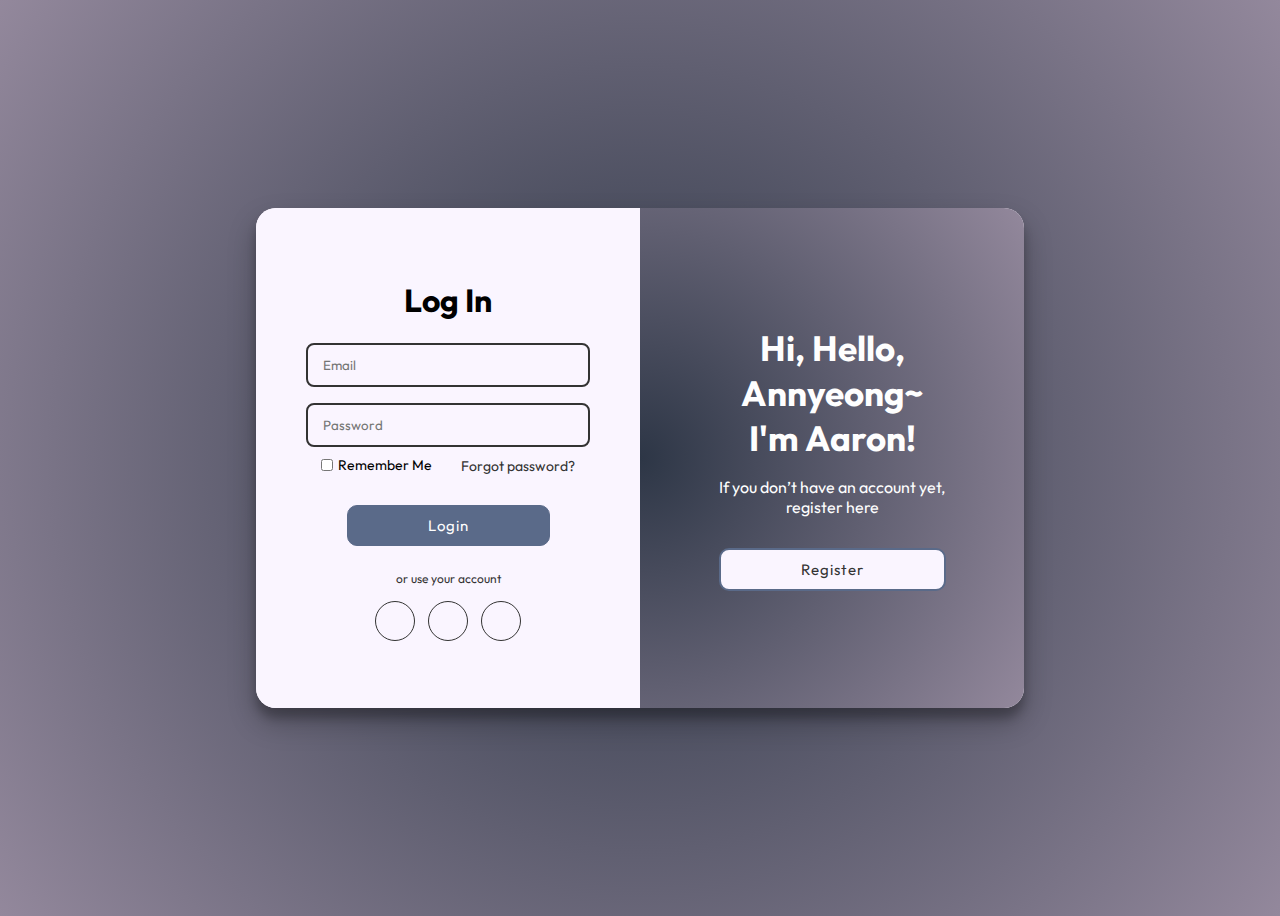
<file: index.html>
<!--Hernandez, John Aaron E.
IT235-->

<!DOCTYPE html>
<html>
<head>
	<meta charset="utf-8">
	<meta name="viewport" content="width=device-width, initial-scale=1">
	<title>Aaron Hernandez</title>
	<link href="https://cdn.lineicons.com/4.0/lineicons.css" rel="stylesheet">
	<link rel="stylesheet" type="text/css" href="styles.css">
</head>
<body>
	<div class="container" id="container">

		<!--Register Container-->
		<div class="form-container register-container">
			<form action="homepage.html" method="POST">
				<h1 class="heading right">Register</h1>
				<input type="text" name="txt_uName" placeholder="Username">
				<input type="email" name="txt_eMail" placeholder="Email">
				<input type="password" name="pWord" placeholder="Password">
				<input type="password" name="confirm_pWord" placeholder="Confirm Password" required>
				<button name="btn_register" value="Sign Up" >Sign Up</button>
				<span>or use your account</span>
				<div class="social-container">
					<a href="#" class="social"> <i class="lni lni-facebook-fill"></i> </a>
					<a href="#" class="social"> <i class="lni lni-google"></i> </a>
					<a href="#" class="social"> <i class="lni lni-linkedin-original"></i> </a>
				</div>
			</form>
		</div>

		<!--Log In Container-->
		<div class="form-container login-container">
			<form action="homepage.html" method="POST">
				<h1 class="heading left">Log In</h1>
				<input type="email" name="txt_eMail" placeholder="Email" required>
				<input type="password" name="pWord" placeholder="Password" required>
				<div class="content">
					<div class="checkbox">
						<input type="checkbox" name="chk_rMe" id="chk_rMe">
						<label>Remember Me</label>
					</div>
					<div class="pass-link">
						<a href="#">Forgot password?</a>
					</div>
				</div>
				<button type="submit" name="btn_login" value="Login" id="btn_submit">Login</button>

				<span>or use your account</span>
				<div class="social-container">
					<a href="#" class="social"> <i class="lni lni-facebook-fill"></i> </a>
					<a href="#" class="social"> <i class="lni lni-google"></i> </a>
					<a href="#" class="social"> <i class="lni lni-linkedin-original"></i> </a>
				</div>
			</form>
		</div>

		<!--Overlay Container-->
		<div class="overlay-container">
			<div class="overlay">
				<div class="overlay-panel overlay-left">
					<h1 class="title">
						Hi, Hello, Annyeong~ <br>I'm Aaron!
					</h1>
					<p>If you already have an account, <br>login here </p>
					<button class="ghost" id="login"> Login
						<i class="lni lni-arrow-left login"></i>
					</button>
				</div>

				<div class="overlay-panel overlay-right">
					<h1 class="title">
						Hi, Hello, Annyeong~ <br>I'm Aaron!
					</h1>
					<p>If you don’t have an account yet, <br>register here</p>
					<button class="ghost" id="register"> Register
						<i class="lni lni-arrow-right register"></i>
					</button>
				</div>
			</div>
		</div>
	</div>
	<script type="text/javascript" src="script.js">
	</script>
</body>
</html>
</file>
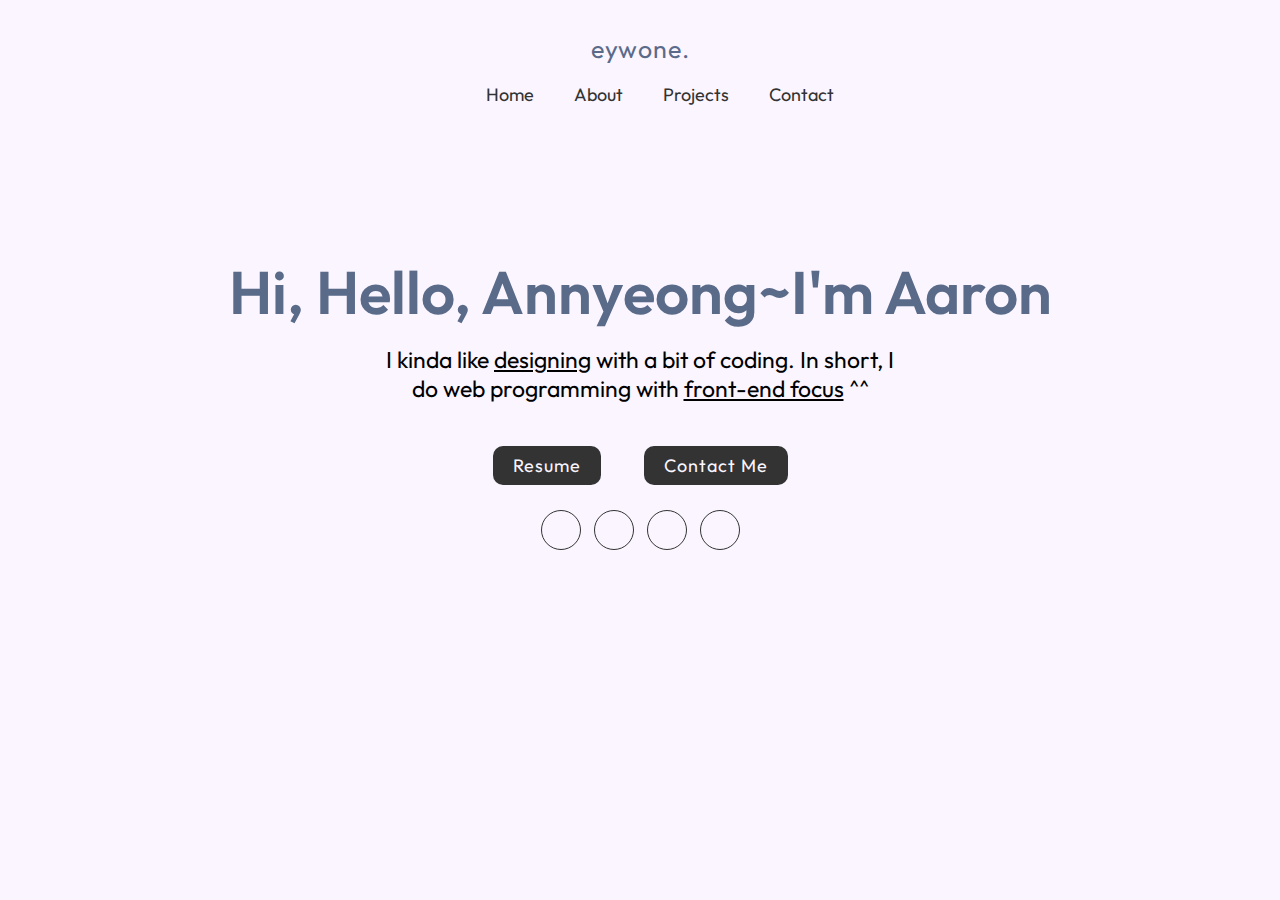
<file: home.html>
<!DOCTYPE html>
<html>
<head>
	<meta charset="utf-8">
	<meta name="viewport" content="width=device-width, initial-scale=1">
	<title>Home</title>
	<link rel="stylesheet" type="text/css" href="home_styles.css">
	<link href="https://cdn.lineicons.com/4.0/lineicons.css" rel="stylesheet">
</head>
<body>
	<div class="content" id="container">
		<h3 class="brand">eywone.</h3>
		<nav class="navbar">
			<ul>
				<li><a href="">Home</a></li>
				<li><a href="">About</a></li>
				<li><a href="">Projects</a></li>
				<li><a href="">Contact</a></li>
			</ul>
		</nav>

		<div class="main-container">
			<h1 class="header">Hi, Hello, Annyeong~I'm Aaron</h1>
			<p class="description">I  kinda like <span> designing</span> with a bit of coding. In short, I <br>do web programming with <span>front-end focus</span> ^^</p>
		</div>
		<div class="button-containers">
			<div class="contact-container">
				<button>Resume</button>
				<button>Contact Me</button>
			</div>
			<div class="social-container ">
				<a href="https://www.instagram.com/hernandez.eaaron/" target="_blank" class="social"> <i class="lni lni-instagram-fill"></i> </a>
				<a href="https://www.facebook.com/aaron.hernandez.30836/" target="_blank" class="social"> <i class="lni lni-facebook-fill"></i> </a>
				<a href="https://github.com/hernandezeaaron" target="_blank" class="social"> <i class="lni lni-github-original"></i> </a>
				<a href="https://www.linkedin.com/in/john-aaron-hernandez-0a96382b7/" target="_blank" class="social"> <i class="lni lni-linkedin-original"></i> </a>
			</div>
		</div>

	</div>

</body>
</html>
</file>
<file: styles.css>
@import url('https://fonts.googleapis.com/css2?family=Outfit:wght@100..900&display=swap');

*{
	box-sizing: border-box ;
	font-family: "Outfit";
}
body{
	display: flex;
	background: rgb(45,54,70);
	background: radial-gradient(circle, rgba(45,54,70,1) 0%, rgba(147,136,156,1) 100%);
	justify-content: center;
	align-items: center;
	flex-direction: column;
	overflow: hidden;
	height: 100vh;
	min-width: 1000px;
}
h1{
	margin: 0;
	margin-bottom: 15px;
}

h1.title{
	font-size: 35px;
	line-height: 45px;
	margin: 0;
}

span{
	font-size: 12px;
	color: #333;
	margin-top: 25px;
}

a{
	color: #333;
	text-decoration: none;
	margin: 15px 0;
	transition: 0.3s ease-in-out;
}

a:hover{
	color: #5a6a89;
}

.content{
	display: flex;
	width: 100%;
	height: 50px;
	margin-top: -15px;
	align-items: center;
	justify-content: space-around;
}

.content .checkbox{
	display: flex;
	align-items: center;
	justify-content: center;
}

.content input{
	accent-color: #333;
	width: 12px;
	height: 12px;
}

.content label{
	font-size: 14px;
	user-select: none;
	padding-left: 5px;
}

.content a{
	font-size: 14px;
}

button{
	position:  relative;
	border-radius: 10px;
	border: 1px solid #5a6a89;
	background-color: #5a6a89;
	color: #fefefe;
	font-size: 15px ;
	margin-top: 15px;
	padding: 10px 80px ;
	letter-spacing: 1px;
	transition: 0.3s ease-in-out;
}
button:hover{
	letter-spacing: 2px;
}
button:active{
	transform: scale(0.95);
}
button:focus{
	outline: none;
}
button.ghost{
	background-color: #faf5ff;
	border: 2px solid #5a6a89;
	color: #333;
}
button.ghost i{
	position: absolute;
	opacity: 0;
	transition: 0.3s ease-in-out;
}
button.ghost i.register{
	right: 70px;
}
button.ghost i.login{
	left: 70px;
}
button.ghost:hover i.register{
	right: 40px;
	padding-top: 2px;
	opacity: 1;
}
button.ghost:hover i.login{
	left: 40px;
	padding-top: 2px;
	opacity: 1;
}

form{
	background-color: #faf5ff;
	display: flex;
	align-items: center;
	justify-content: center;
	flex-direction: column;
	padding: 0 50px;
	height: 100%;
	width: 100%;
	text-align: center;
}

input{
	background-color: #faf5ff;
	border-radius: 8px;
	border: 2px solid #333333;
	padding: 12px 15px;
	margin: 8px 0px;
	width: 100%;
}

.container{
	background-color: #faf5ff;
	border-radius: 20px;
	position: relative;
	box-shadow: 0 14px 28px rgba(0, 0, 0, 0.25), 0 10px 10px rgba(0, 0, 0, 0.22);
	overflow: hidden;
	width: 768px;
	max-width: 100%;
	min-height: 500px;
}

.form-container{
	position: absolute;
	top: 0;
	height: 100%;
	transition: all 0.6s ease-in-out;
}

.login-container{
	left: 0;
	width: 50%;
	z-index: 2;
}

.container.right-panel-active .login-container{
	transform: translateX(100%);
}

.register-container{
	left: 0;
	width: 50%;
	opacity: 0;
	z-index: 1;
}

.container.right-panel-active .register-container{
	transform: translateX(100%);
	opacity: 1;
	z-index: 5;
	animation: show 0.6s;
}

@keyframes show {
	0%,
	49.99%{
		opacity: 0;
		z-index: 1;
	}

	50%,
	100%{
		opacity: 1;
		z-index: 5;
	}
}

.overlay-container{
	position: absolute;
	top: 0;
	left: 50%;
	width: 50%;
	height: 100%;
	overflow: hidden;
	transition: transform 0.6s ease-in-out;
	z-index: 100;
}

.container.right-panel-active .overlay-container{
	transform: translate(-100%);
}

.overlay{
	background: rgb(45,54,70);
	background: radial-gradient(circle, rgba(45,54,70,1) 0%, rgba(147,136,156,1) 100%);
	background-size: cover;
	background-position: center;
	position: absolute;
	left: -100%;
	height: 100%;
	width: 200%;
	transform: translateX(0);
	transition: transform 0.6s ease-in-out;
	color: #fefefe;
}

.container.right-panel-active .overlay{
	transform: translateX(50%);
}

.overlay-panel{
	position: absolute;
	display: flex;
	align-items: center;
	justify-content: center;
	flex-direction: column;
	padding: 0 40px;
	text-align: center;
	top: 0;
	height: 100%;
	width: 50%;
	transform: translateX(0);
	transition: transform 0.6s ease-in-out;
}

.overlay-left{
	transform: translateX(-20%);
}

.container.right-panel-active .overlay-left{
	transform: translateX(0);
}

.overlay-right{
	right: 0;
	transform: translateX(0);
}

.container.right-panel-active .overlay-right{
	transform: translateX(20%);
}

.social-container{
	margin: 15px 0;
}

.social-container a{
	border: 1px solid #333;
	border: 50%;
	border-radius: 50%;
	display: inline-flex;
	justify-content: center;
	align-items: center;
	margin: 0 5px;
	height: 40px;
	width: 40px;
	transition: 0.3s ease-in-out;
}

.social-container a:hover{
	border: 1px solid #5a6a89;
}

.heading{
	margin-top: 20px;
}
</file>
<file: home_styles.css>
@import url('https://fonts.googleapis.com/css2?family=Outfit:wght@100..900&display=swap');

*{
	box-sizing: border-box ;
	font-family: "Outfit";

}
body{
	display: flex;
	background-color: #faf5ff;
	justify-content: center;
	text-align: center;
	align-items: center;
	overflow: hidden;
}
.brand{
	font-family: Outfit;
	font-weight: 400;
	font-size: 25px;
	margin-bottom: 0px;
	letter-spacing: 1px;
}
.brand, .header{
	color: #5a6a89;
}
.navbar{
	font-size: 18px;
}
a{
	text-decoration: none;
	color: #333;
}
li a:hover{
	color:#5a6a89;
}
ul{
	list-style: none;
	display: inline-flex;
}
li{
	text-decoration: none;
	padding: 0px 20px;
	position: relative;
}

.main-container{
	margin-top: 130px;
	vertical-align: middle;
}

.header{
	font-size: 60px;
	margin-bottom: 0px;
	font-weight: 600;
}
.description{
	font-size: 23px;
	margin-top: 15px;
}
.description span{
	text-decoration: underline;
}
.button-containers{
	padding: 20px;

}
button{
	font-size: 18px;
	margin: 0px 20px;
	padding: 8px 20px;
	border-radius: 10px;
	border: 0px;
	background-color: #333;
	color: #faf5ff;
	letter-spacing: 1px;
	transition: 0.3s ease-in-out;
}
button:hover{
	letter-spacing: 2px;
}
button:active{
	transform: scale(0.95);
}
.social-container{
	margin: 25px 0;
}
.social-container a{
	border: 1px solid #333;
	border: 50%;
	border-radius: 50%;
	display: inline-flex;
	justify-content: center;
	align-items: center;
	margin: 0 5px;
	height: 40px;
	width: 40px;
	transition: 0.3s ease-in-out;
	text-decoration: none;
}

.social-container a:hover{
	border: 1px solid #5a6a89;
	color:#5a6a89;
}
</file>
